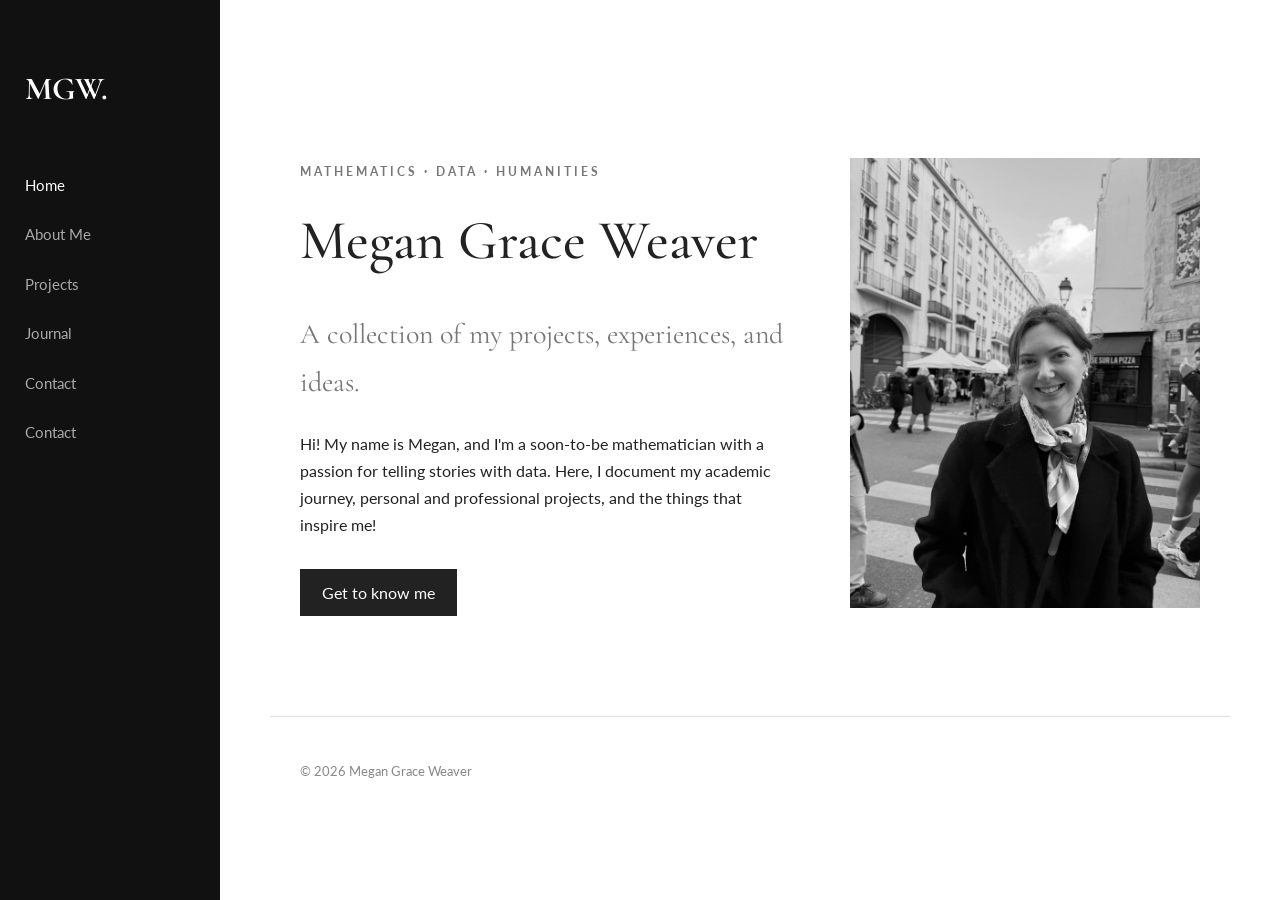
<file: index.html>
<!DOCTYPE html>
<html lang="en">

<head>
    <meta charset="UTF-8">
    <meta name="viewport" content="width=device-width, initial-scale=1.0">

    <title>Megan Grace Weaver</title>

    <link rel="stylesheet"
    href="style.css">

    <link rel="preconnect" href="https://fonts.googleapis.com">
    <link rel="preconnect" href="https://fonts.gstatic.com" crossorigin>
    <link href="https://fonts.googleapis.com/css2?family=Cormorant+Garamond:wght@400;500;600&family=Lato:wght@300;400;700&display=swap" rel="stylesheet">

</head>

<body>
    <nav class="sidebar">

        <h2>MGW.</h2>
        <a href="index.html" class="active">Home</a>
        <a href="about.html">About Me</a>
        <a href="projects.html">Projects</a>
        <a href="journal.html">Journal</a>
        <a href="contact.html">Contact</a>
        <a href="journal1.html">Contact</a>
    </nav>

    <main>
        <div class="home">
            <div class="home-text">

                <p class="eyebrow">MATHEMATICS · DATA · HUMANITIES</p>

                <h1>Megan Grace Weaver</h1>

                <h2>A collection of my projects, experiences, and ideas.</h2>
            
                <p>
                    Hi! My name is Megan, and I'm a soon-to-be mathematician
                    with a passion for telling stories with data. Here, I document my academic journey, 
                    personal and professional projects, and the things that inspire me!
                </p>

                <a href="about.html" class="button">Get to know me</a>

            </div>

            <div class="home-image">
                <img src="./MGW.JPG" alt="Megan">
            </div>

        </div>
        <footer>
            <p>© 2026 Megan Grace Weaver</p>
        </footer>
    </main>

</body>
</html>
</file>
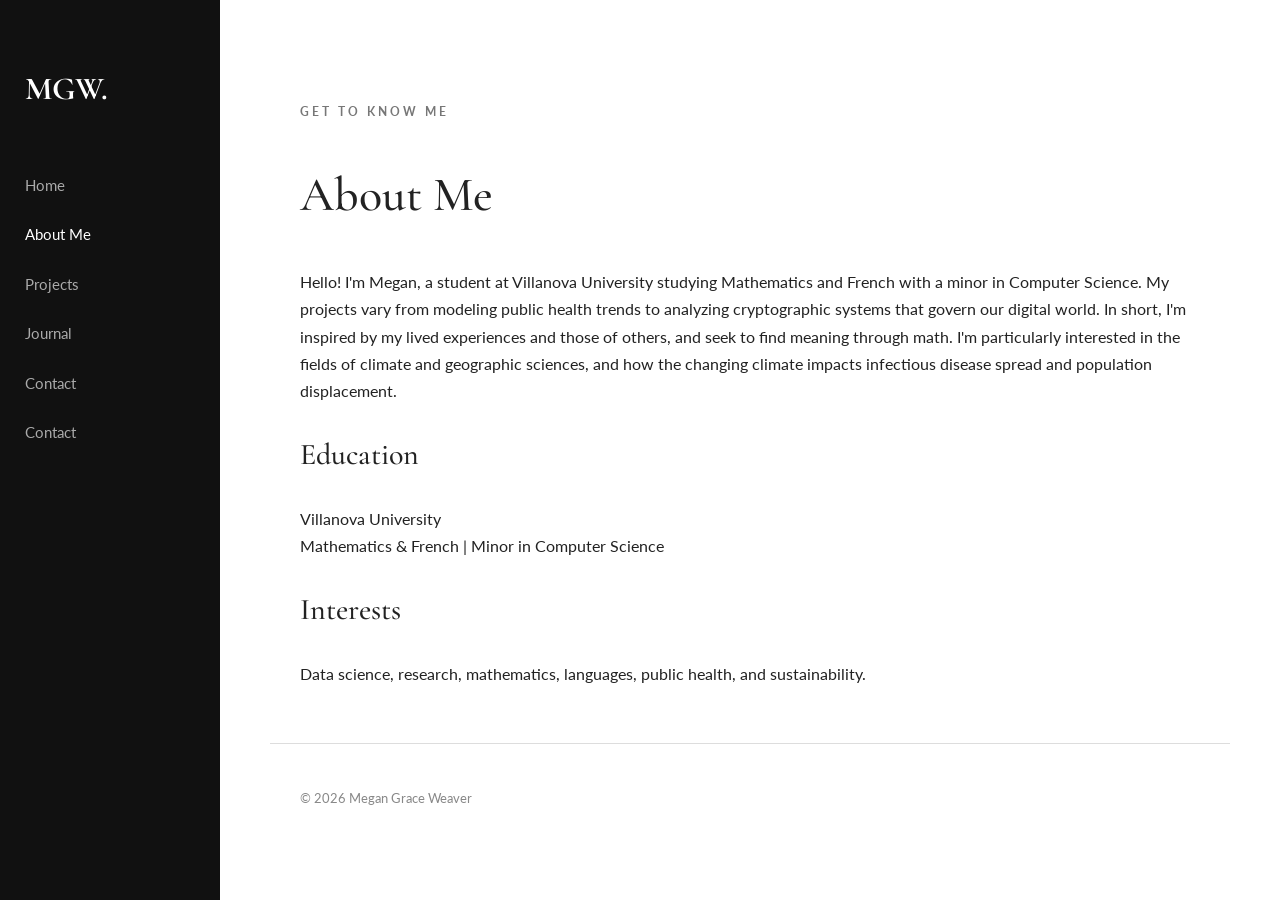
<file: about.html>
<!DOCTYPE html>
<html lang="en">

<head>
    <meta charset="UTF-8">
    <meta name="viewport" content="width=device-width, initial-scale=1.0">

    <title>About Me | Megan Grace Weaver</title>

    <link rel="stylesheet" href="style.css">

    <link rel="preconnect" href="https://fonts.googleapis.com">
    <link rel="preconnect" href="https://fonts.gstatic.com" crossorigin>
    <link href="https://fonts.googleapis.com/css2?family=Cormorant+Garamond:wght@400;500;600&family=Lato:wght@300;400;700&display=swap" rel="stylesheet">
</head>

<body>

    <nav class="sidebar">

        <h2>MGW.</h2>

        <a href="index.html">Home</a>
        <a href="about.html" class="active">About Me</a>
        <a href="projects.html">Projects</a>
        <a href="journal.html">Journal</a>
        <a href="contact.html">Contact</a>
        <a href="journal1.html">Contact</a>

    </nav>

    <main>

        <div class="page">

            <p class="eyebrow">GET TO KNOW ME</p>

            <h1>About Me</h1>

            <p>
                Hello! I'm Megan, a student at Villanova University
                studying Mathematics and French with a minor in
                Computer Science. My projects vary from modeling public 
                health trends to analyzing cryptographic systems that govern 
                our digital world. In short, I'm inspired by my lived 
                experiences and those of others, and seek to find meaning
                through math. I'm particularly interested in the fields of climate
                and geographic sciences, and how the changing climate impacts infectious
                disease spread and population displacement.
            </p>

            <h2>Education</h2>

            <p>
                Villanova University
                <br>
                Mathematics & French | Minor in Computer Science
            </p>

            <h2>Interests</h2>

            <p>
                Data science, research, mathematics, languages,
                public health, and sustainability.
            </p>

        </div>

        <footer>
            <p>© 2026 Megan Grace Weaver</p>
        </footer>

    </main>

</body>
</html>
</file>
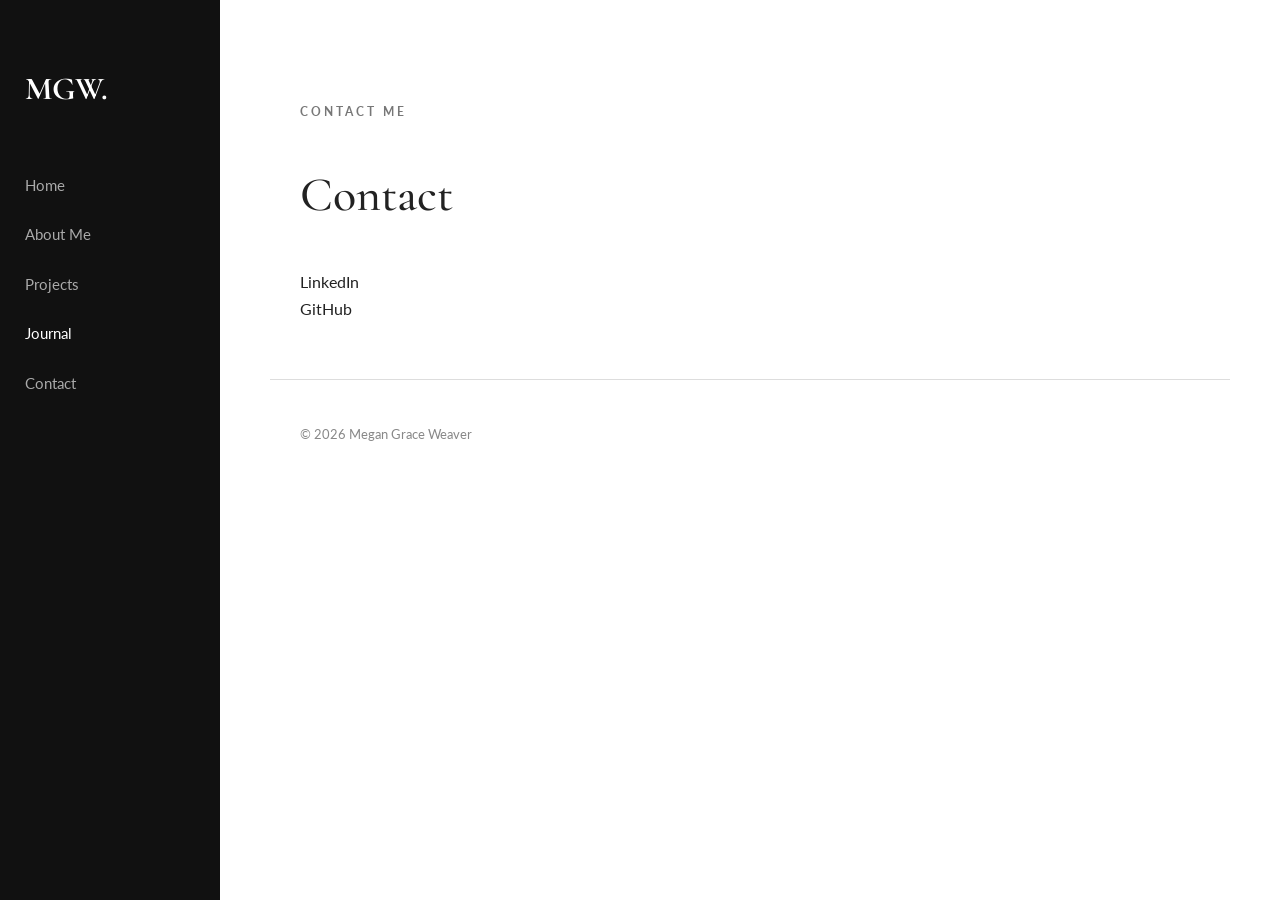
<file: contact.html>
<!DOCTYPE html>
<html lang="en">

<head>
    <meta charset="UTF-8">
    <meta name="viewport" content="width=device-width, initial-scale=1.0">

    <title>About Me | Megan Grace Weaver</title>

    <link rel="stylesheet" href="style.css">

    <link rel="preconnect" href="https://fonts.googleapis.com">
    <link rel="preconnect" href="https://fonts.gstatic.com" crossorigin>
    <link href="https://fonts.googleapis.com/css2?family=Cormorant+Garamond:wght@400;500;600&family=Lato:wght@300;400;700&display=swap" rel="stylesheet">
</head>

<body>

    <nav class="sidebar">

        <h2>MGW.</h2>

        <a href="index.html">Home</a>
        <a href="about.html">About Me</a>
        <a href="projects.html">Projects</a>
        <a href="journal.html" class="active">Journal</a>
        <a href="contact.html">Contact</a>

    </nav>

    <main>

        <div class="page">

            <p class="eyebrow">CONTACT ME</p>

            <h1>Contact</h1>

            <p>
               LinkedIn
               <br>
               GitHub
            </p>


        </div>

        <footer>
            <p>© 2026 Megan Grace Weaver</p>
        </footer>

    </main>

</body>
</html>
</file>
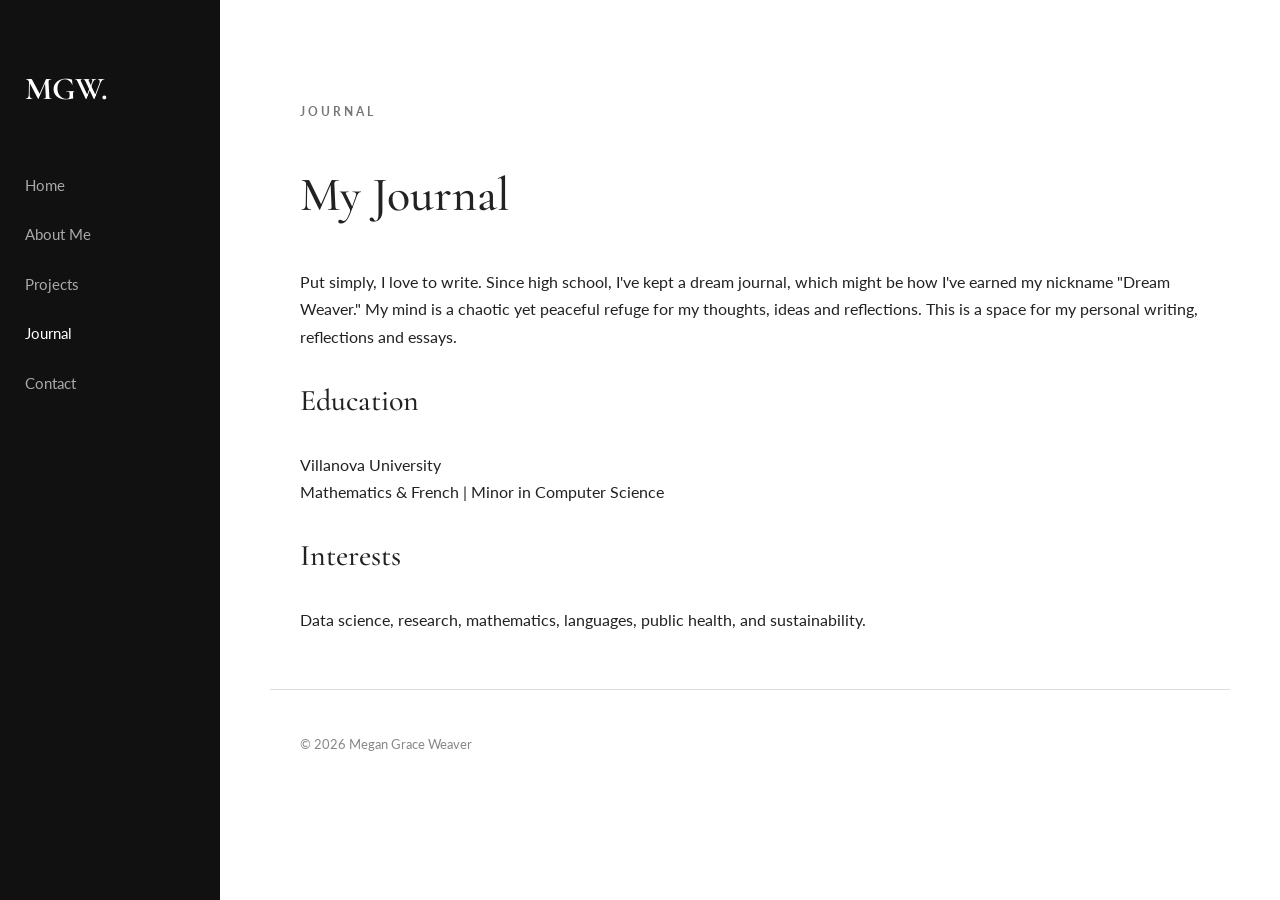
<file: journal.html>
<!DOCTYPE html>
<html lang="en">

<head>
    <meta charset="UTF-8">
    <meta name="viewport" content="width=device-width, initial-scale=1.0">

    <title>About Me | Megan Grace Weaver</title>

    <link rel="stylesheet" href="style.css">

    <link rel="preconnect" href="https://fonts.googleapis.com">
    <link rel="preconnect" href="https://fonts.gstatic.com" crossorigin>
    <link href="https://fonts.googleapis.com/css2?family=Cormorant+Garamond:wght@400;500;600&family=Lato:wght@300;400;700&display=swap" rel="stylesheet">
</head>

<body>

    <nav class="sidebar">

        <h2>MGW.</h2>

        <a href="index.html">Home</a>
        <a href="about.html">About Me</a>
        <a href="projects.html">Projects</a>
        <a href="journal.html" class="active">Journal</a>
        <a href="contact.html">Contact</a>

    </nav>

    <main>

        <div class="page">

            <p class="eyebrow">JOURNAL</p>

            <h1>My Journal</h1>

            <p>
               Put simply, I love to write. Since high school, I've kept a dream journal, 
                which might be how I've earned my nickname "Dream Weaver." My mind is a chaotic yet 
                peaceful refuge for my thoughts, ideas and reflections. This is a space for 
                my personal writing, reflections and essays.
            </p>

            <h2>Education</h2>

            <p>
                Villanova University
                <br>
                Mathematics & French | Minor in Computer Science
            </p>

            <h2>Interests</h2>

            <p>
                Data science, research, mathematics, languages,
                public health, and sustainability.
            </p>

        </div>

        <footer>
            <p>© 2026 Megan Grace Weaver</p>
        </footer>

    </main>

</body>
</html>
</file>
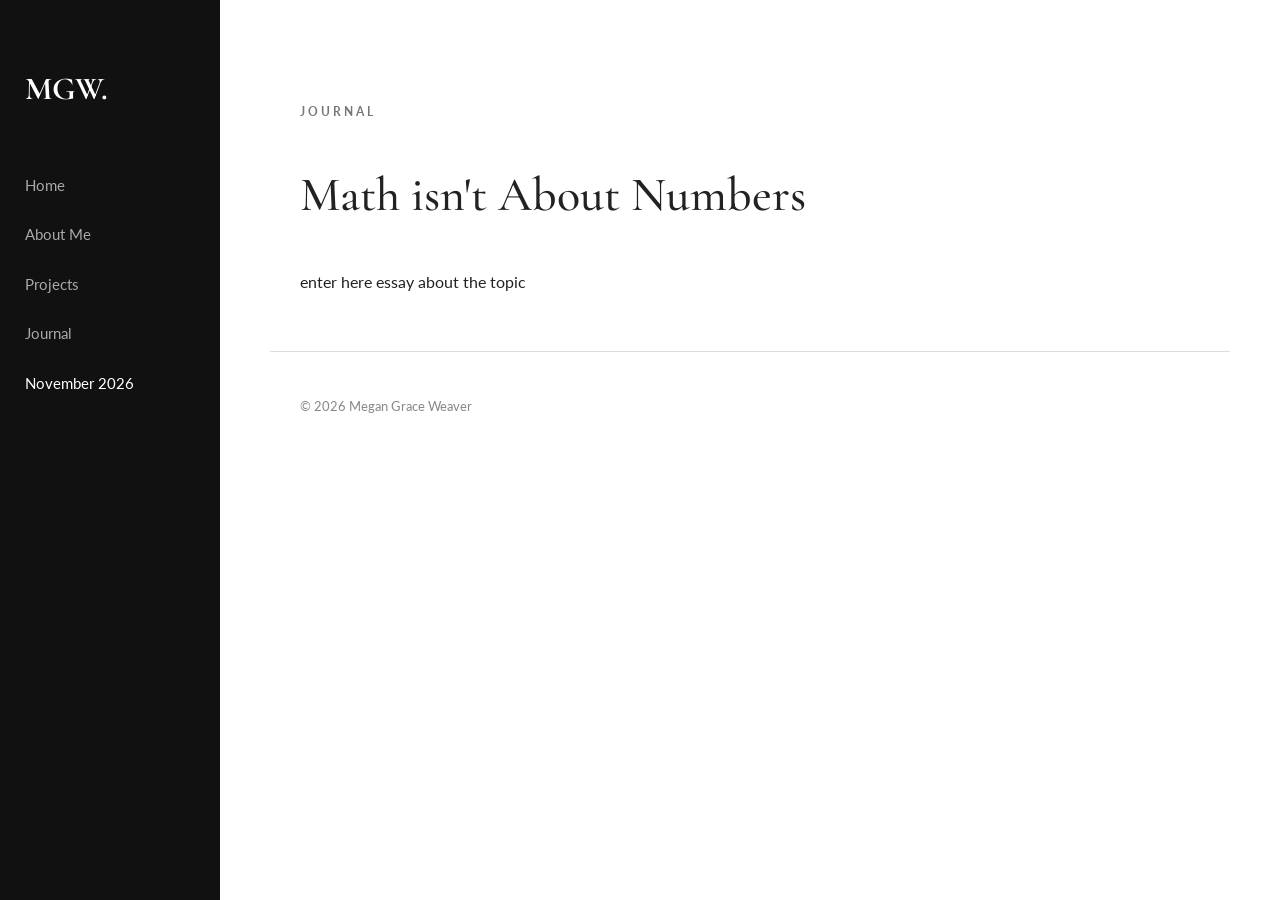
<file: journal1.html>
<!DOCTYPE html>
<html lang="en">

<head>
    <meta charset="UTF-8">
    <meta name="viewport" content="width=device-width, initial-scale=1.0">

    <title>About Me | Megan Grace Weaver</title>

    <link rel="stylesheet" href="style.css">

    <link rel="preconnect" href="https://fonts.googleapis.com">
    <link rel="preconnect" href="https://fonts.gstatic.com" crossorigin>
    <link href="https://fonts.googleapis.com/css2?family=Cormorant+Garamond:wght@400;500;600&family=Lato:wght@300;400;700&display=swap" rel="stylesheet">
</head>

<body>

    <nav class="sidebar">

        <h2>MGW.</h2>

        <a href="index.html">Home</a>
        <a href="about.html">About Me</a>
        <a href="projects.html">Projects</a>
        <a href="journal.html">Journal</a>
        <a href="journal1.html" class="active">November 2026</a>

    </nav>

    <main>

        <div class="page">

            <p class="eyebrow">JOURNAL</p>

            <h1>Math isn't About Numbers</h1>

            <p>
               enter here essay about the topic
            </p>


        </div>

        <footer>
            <p>© 2026 Megan Grace Weaver</p>
        </footer>

    </main>

</body>
</html>
</file>
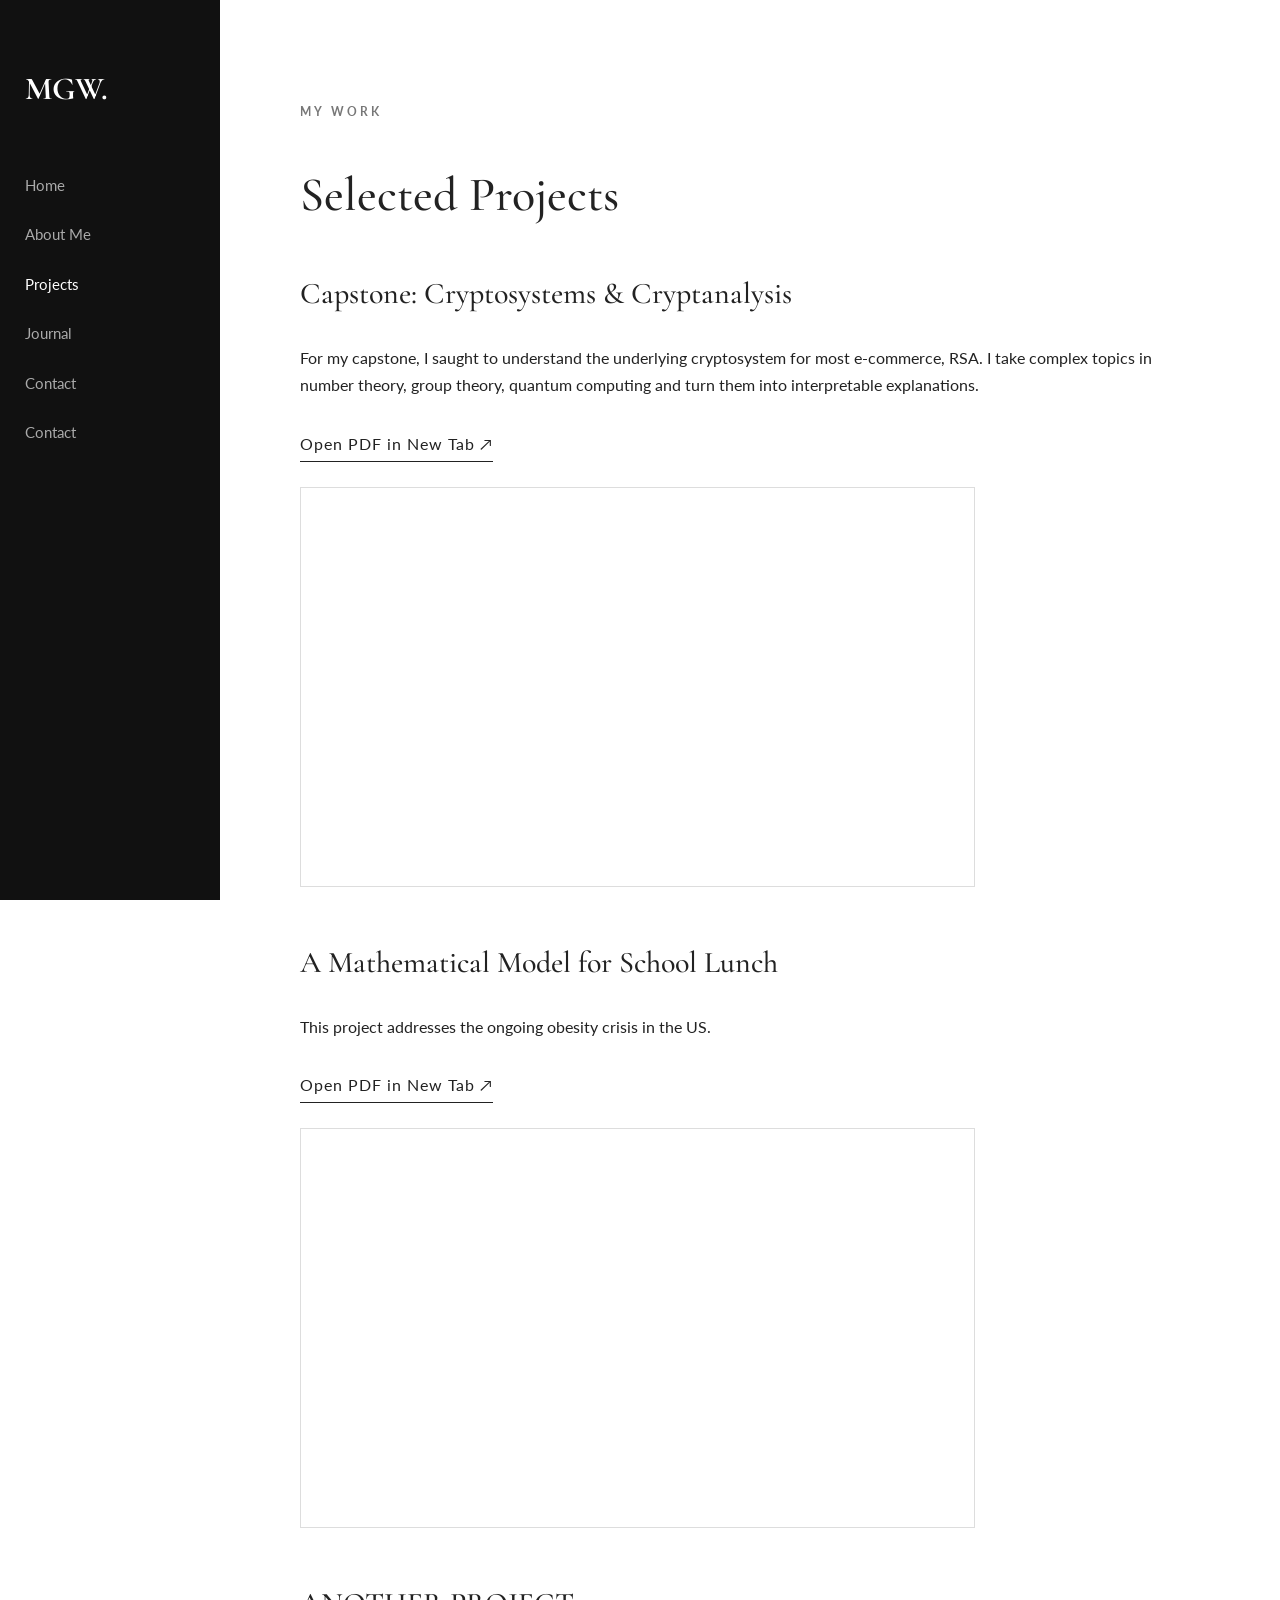
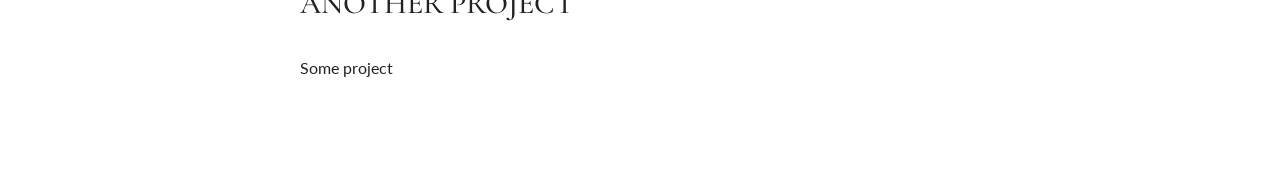
<file: projects.html>
<!DOCTYPE html>
<html lang="en">

<head>
    <meta charset="UTF-8">
    <meta name="viewport" content="width=device-width, initial-scale=1.0">

    <title>About Me | Megan Grace Weaver</title>

    <link rel="stylesheet" href="style.css">

    <link rel="preconnect" href="https://fonts.googleapis.com">
    <link rel="preconnect" href="https://fonts.gstatic.com" crossorigin>
    <link href="https://fonts.googleapis.com/css2?family=Cormorant+Garamond:wght@400;500;600&family=Lato:wght@300;400;700&display=swap" rel="stylesheet">
</head>

<body>

    <nav class="sidebar">
        <h2>MGW.</h2>
        <a href="index.html">Home</a>
        <a href="about.html">About Me</a>
        <a href="projects.html" class="active">Projects</a>
        <a href="journal.html">Journal</a>
        <a href="contact.html">Contact</a>
        <a href="journal1.html">Contact</a>
    </nav>

    <main>
        <div class="page">
            <p class="eyebrow">MY WORK</p>
            <h1>Selected Projects</h1>

            <h2>Capstone: Cryptosystems & Cryptanalysis</h2>
            <p>For my capstone, I saught to understand the underlying cryptosystem 
                for most e-commerce, RSA. I take complex topics in number theory, group theory,
                quantum computing and turn them into interpretable explanations.
            </p>
            <a href="./MAT5900_Cryptanalysis%20(3).pdf"
               target="_blank"
               class="pdf-link">
               Open PDF in New Tab ↗
            </a>

            <div class="pdf-container">
                <iframe
                    src="./MAT5900_Cryptanalysis%20(3).pdf"
                    title="Cryptosystems & Cryptanalysis">
                </iframe>
            </div>    
            <h2>A Mathematical Model for School Lunch</h2>
            <p>This project addresses the ongoing obesity crisis in the US.</p>
            <a href="./Lunch_Crunch_Problem_Math_Modeling.pdf"
               target="_blank"
               class="pdf-link">
               Open PDF in New Tab ↗
            </a>

            <div class="pdf-container">
                <iframe
                    src="./Lunch_Crunch_Problem_Math_Modeling.pdf"
                    title="Mathematical Model for School Lunch">
                </iframe>
            </div>
            <h2>ANOTHER PROJECT</h2>
            <p>Some project</p>
        </div>
    </main>
</body>
</file>
<file: style.css>
/* GENERAL PAGE STYLING */

* {
    box-sizing: border-box;
}

body {
    margin: 0;
    background-color: #ffffff;
    color: #222222;
    font-family: 'Lato', sans-serif;
    line-height: 1.7;
}


/* SIDEBAR NAVIGATION */

.sidebar {
    height: 100%;
    width: 220px;
    position: fixed;
    top: 0;
    left: 0;
    background-color: #111111;
    padding: 35px 25px;
}

.sidebar h2 {
    font-family: 'Cormorant Garamond', serif;
    font-size: 32px;
    color: #ffffff;
    margin-bottom: 45px;
}

.sidebar a {
    display: block;
    color: #aaaaaa;
    text-decoration: none;
    padding: 12px 0;
    font-size: 15px;
    transition: color 0.3s;
}

.sidebar a:hover,
.sidebar a.active {
    color: #ffffff;
}


/* MAIN CONTENT */

main {
    margin-left: 220px;
    padding: 50px;
}


/* HOMEPAGE */

.home {
    display: flex;
    align-items: center;
    justify-content: space-between;
    gap: 60px;
    padding: 100px 30px;
    min-height: 600px;
}

.home-text {
    flex: 1;
    max-width: 600px;
}

.eyebrow {
    color: #777777;
    letter-spacing: 3px;
    font-size: 12px;
    font-weight: bold;
}

.home h1 {
    font-family: 'Cormorant Garamond', serif;
    font-size: 55px;
    font-weight: 500;
    margin: 10px 0;
}

.home h2 {
    font-family: 'Cormorant Garamond', serif;
    font-size: 28px;
    font-weight: normal;
    color: #777777;
}


/* HOMEPAGE PORTRAIT */

.home-image {
    width: 350px;
    flex-shrink: 0;
}

.home-image img {
    display: block;
    width: 100%;
    height: 450px;
    object-fit: cover;
    filter: grayscale(100%);
}


/* BUTTON */

.button {
    display: inline-block;
    background-color: #222222;
    color: white;
    padding: 10px 22px;
    text-decoration: none;
    margin-top: 15px;
}

.button:hover {
    background-color: #555555;
    color: white;
    text-decoration: none;
}


/* OTHER PAGES */

.page {
    padding: 40px 30px;
    max-width: 1000px;
}

.page h1 {
    font-family: 'Cormorant Garamond', serif;
    font-size: 48px;
    font-weight: 500;
}

.page h2 {
    font-family: 'Cormorant Garamond', serif;
    font-size: 30px;
    font-weight: 500;
}


/* PROJECTS */

.project-grid {
    display: grid;
    grid-template-columns: repeat(2, 1fr);
    gap: 25px;
    margin-top: 30px;
}

.project {
    background-color: #f5f5f5;
    padding: 25px;
    border-bottom: 2px solid #222222;
}

.project h3 {
    font-family: 'Cormorant Garamond', serif;
    font-size: 24px;
}


/* FOOTER */

footer {
    padding: 30px;
    color: #888888;
    font-size: 13px;
    border-top: 1px solid #dddddd;
}


/* MOBILE / SMALL SCREENS */

@media screen and (max-width: 768px) {

    .sidebar {
        width: 100%;
        height: auto;
        position: relative;
        padding: 15px;
    }

    .sidebar h2 {
        margin-bottom: 10px;
    }

    .sidebar a {
        display: inline-block;
        padding: 8px;
    }

    main {
        margin-left: 0;
        padding: 15px;
    }

    .home {
        flex-direction: column;
        align-items: flex-start;
        padding: 60px 15px;
    }

    .home h1 {
        font-size: 45px;
    }

    .home-image {
        width: 100%;
        max-width: 200px;
    }

    .project-grid {
        grid-template-columns: 1fr;
    }
}

.pdf-container {
    width: 75%;
    height: 400px;
    margin-top: 25px;
    margin-bottom: 50px;
    border: 1px solid #ddd;
}

.pdf-container iframe {
    width: 100%;
    height: 100%;
    border: none;
}

.pdf-link {
    display: inline-block;
    margin-top: 15px;
    color: #222;
    text-decoration: none;
    font-size: 16px;
    letter-spacing: 1px;
    border-bottom: 1px solid #222;
    padding-bottom: 4px;
    transition: color 0.3s ease;
}

.pdf-link:hover {
    color: #888;
    border-color: #888;
}
</file>
